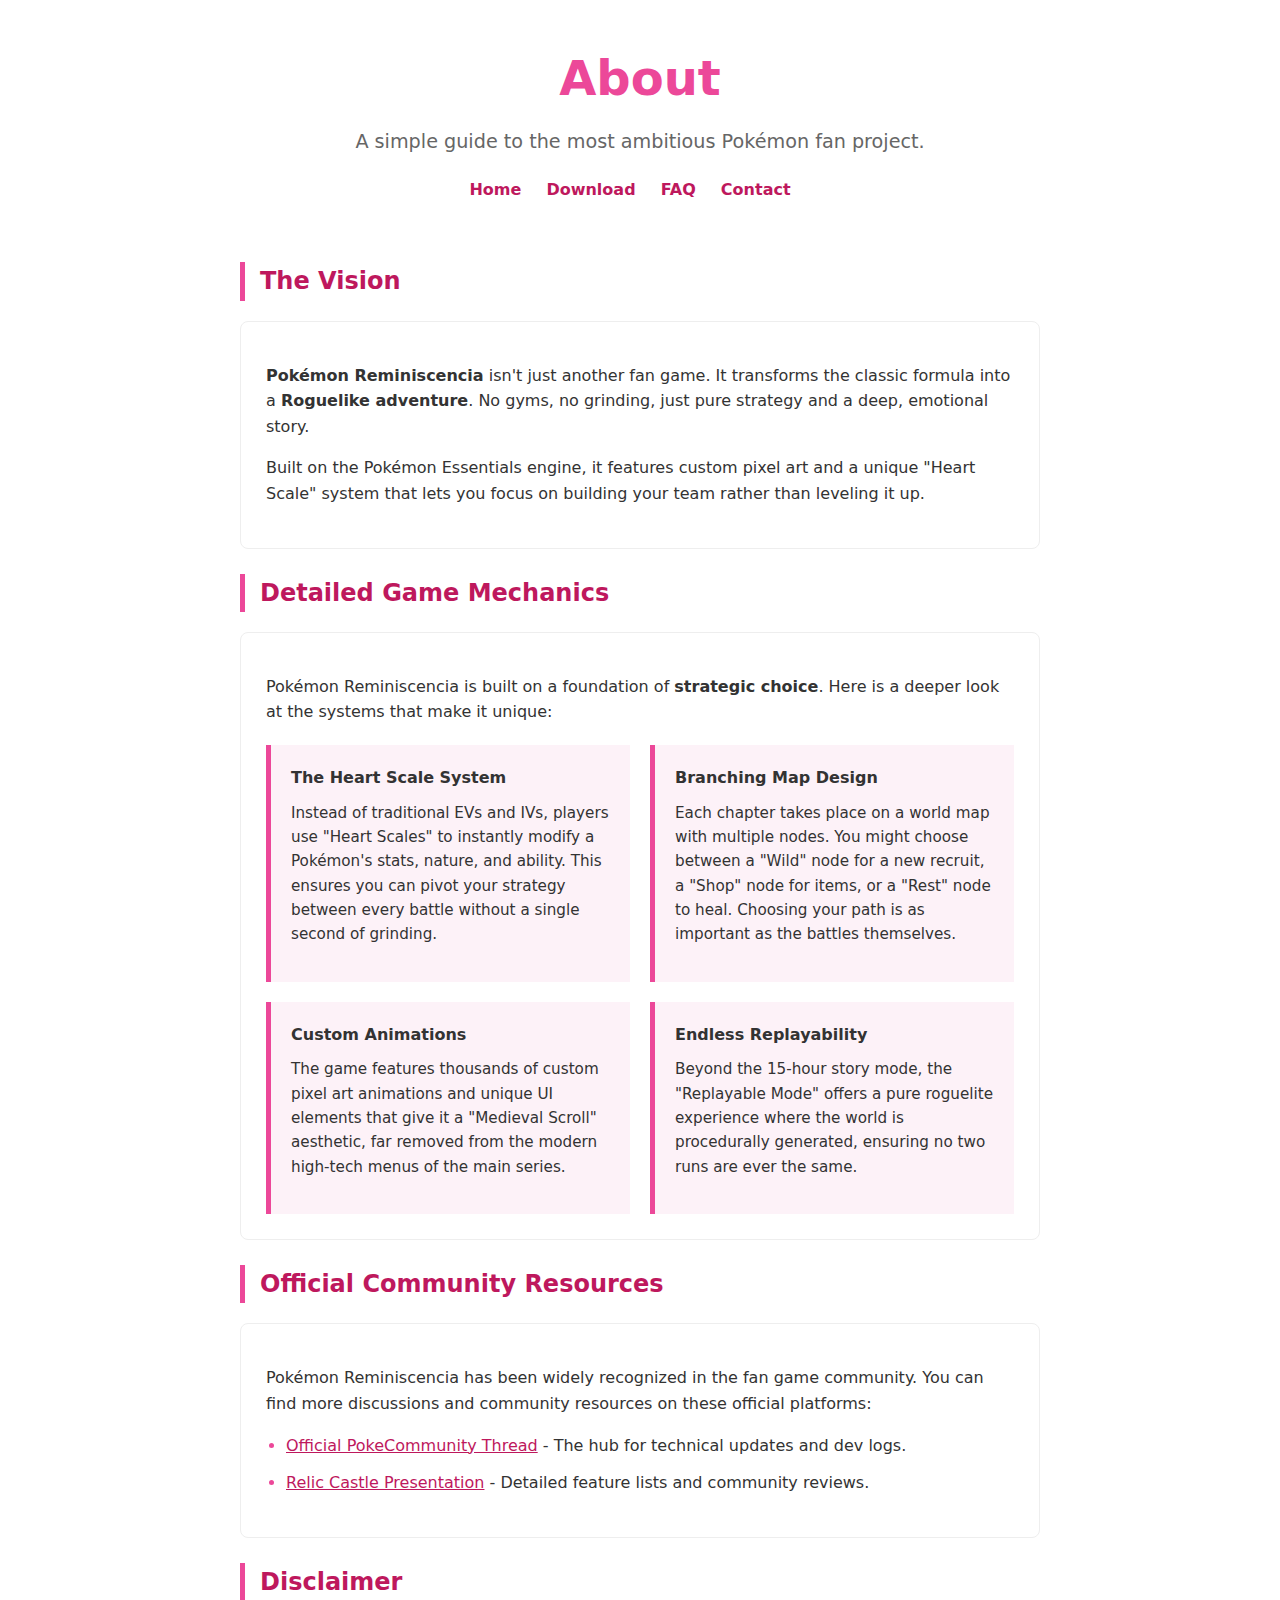
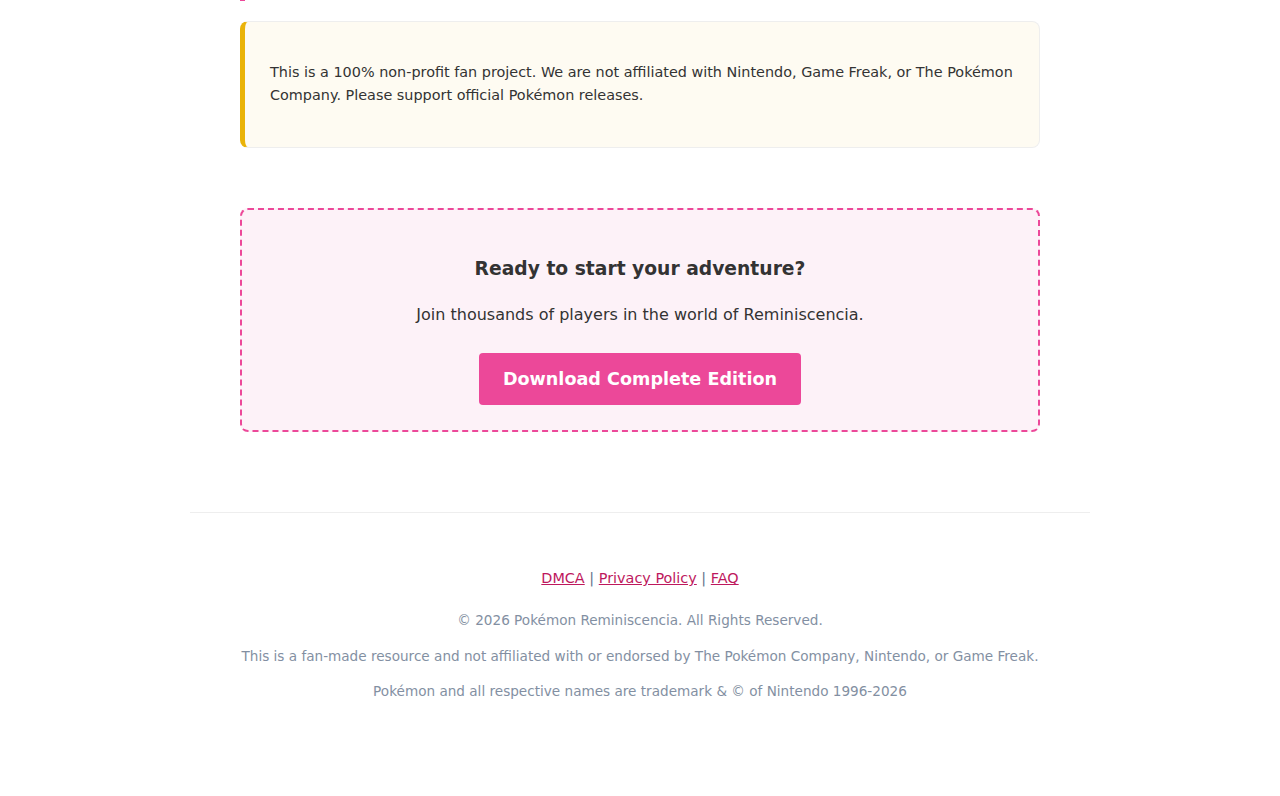
<file: about.html>
<!DOCTYPE html>
<html lang="en">

<head>
    <meta charset="UTF-8">
    <meta name="viewport" content="width=device-width, initial-scale=1.0">
    <title>About Pokémon Reminiscencia | The Roguelike Pokémon Project</title>
    <meta name="description" content="Discover Pokémon Reminiscencia: a story-driven roguelike Pokémon experience. No grinding, 15+ hours of story, and strategic gameplay.">
    
    <!-- Favicons -->
    <link rel="icon" type="image/svg+xml" href="favicon/favicon.svg">
    <link rel="icon" type="image/png" sizes="96x96" href="favicon/favicon-96x96.png">
    <link rel="shortcut icon" href="favicon/favicon.ico">
    <link rel="apple-touch-icon" sizes="180x180" href="favicon/apple-touch-icon.png">
    <link rel="manifest" href="favicon/site.webmanifest">

    <!-- Canonical & SEO -->
    <link rel="canonical" href="https://pokemonreminiscencia.site/about.html">
    <meta property="og:title" content="About Pokémon Reminiscencia | The Roguelike Pokémon Project">
    <meta property="og:description" content="A story-driven roguelike Pokémon experience. No grinding, 15+ hours of story, and strategic gameplay.">
    <meta property="og:url" content="https://pokemonreminiscencia.site/about.html">
    <meta property="og:type" content="article">

    <!-- Breadcrumb Structured Data -->
    <script type="application/ld+json">
    {
        "@context": "https://schema.org",
        "@type": "BreadcrumbList",
        "itemListElement": [{
            "@type": "ListItem",
            "position": 1,
            "name": "Home",
            "item": "https://pokemonreminiscencia.site/"
        },{
            "@type": "ListItem",
            "position": 2,
            "name": "About",
            "item": "https://pokemonreminiscencia.site/about.html"
        }]
    }
    </script>

    <link rel="stylesheet" href="assets/css/style.css">
</head>

<body>
    <header>
        <h1>About</h1>
        <p>A simple guide to the most ambitious Pokémon fan project.</p>
        <nav>
            <a href="./">Home</a>
            <a href="download.html">Download</a>
            <a href="faq.html">FAQ</a>
            <a href="contact.html">Contact</a>
        </nav>
    </header>

    <main style="max-width: 800px; margin: 0 auto;">
        <section id="vision">
            <h2>The Vision</h2>
            <div class="card">
                <p><strong>Pokémon Reminiscencia</strong> isn't just another fan game. It transforms the classic formula into a <strong>Roguelike adventure</strong>. No gyms, no grinding, just pure strategy and a deep, emotional story.</p>
                <p>Built on the Pokémon Essentials engine, it features custom pixel art and a unique "Heart Scale" system that lets you focus on building your team rather than leveling it up.</p>
            </div>
        </section>

        <section id="what-we-offer">
            <h2>Detailed Game Mechanics</h2>
            <div class="card">
                <p>Pokémon Reminiscencia is built on a foundation of <strong>strategic choice</strong>. Here is a deeper look at the systems that make it unique:</p>
                <div style="display: grid; grid-template-columns: repeat(auto-fit, minmax(280px, 1fr)); gap: 20px; margin-top: 20px;">
                    <div class="pink-card" style="padding: 20px;">
                        <strong>The Heart Scale System</strong>
                        <p style="font-size: 0.95em; margin-top: 10px;">Instead of traditional EVs and IVs, players use "Heart Scales" to instantly modify a Pokémon's stats, nature, and ability. This ensures you can pivot your strategy between every battle without a single second of grinding.</p>
                    </div>
                    <div class="pink-card" style="padding: 20px;">
                        <strong>Branching Map Design</strong>
                        <p style="font-size: 0.95em; margin-top: 10px;">Each chapter takes place on a world map with multiple nodes. You might choose between a "Wild" node for a new recruit, a "Shop" node for items, or a "Rest" node to heal. Choosing your path is as important as the battles themselves.</p>
                    </div>
                    <div class="pink-card" style="padding: 20px;">
                        <strong>Custom Animations</strong>
                        <p style="font-size: 0.95em; margin-top: 10px;">The game features thousands of custom pixel art animations and unique UI elements that give it a "Medieval Scroll" aesthetic, far removed from the modern high-tech menus of the main series.</p>
                    </div>
                    <div class="pink-card" style="padding: 20px;">
                        <strong>Endless Replayability</strong>
                        <p style="font-size: 0.95em; margin-top: 10px;">Beyond the 15-hour story mode, the "Replayable Mode" offers a pure roguelite experience where the world is procedurally generated, ensuring no two runs are ever the same.</p>
                    </div>
                </div>
            </div>
        </section>

        <section id="authority-links">
            <h2>Official Community Resources</h2>
            <div class="card">
                <p>Pokémon Reminiscencia has been widely recognized in the fan game community. You can find more discussions and community resources on these official platforms:</p>
                <ul style="margin-top: 15px;">
                    <li><a href="https://www.pokecommunity.com/threads/481923/" target="_blank" rel="noopener">Official PokeCommunity Thread</a> - The hub for technical updates and dev logs.</li>
                    <li><a href="https://reliccastle.com/threads/5614/" target="_blank" rel="noopener">Relic Castle Presentation</a> - Detailed feature lists and community reviews.</li>
                </ul>
            </div>
        </section>

        <section id="legal">
            <h2>Disclaimer</h2>
            <div class="card" style="border-left: 5px solid #eab308; background: rgba(234, 179, 8, 0.05);">
                <p style="font-size: 0.9em;">This is a 100% non-profit fan project. We are not affiliated with Nintendo, Game Freak, or The Pokémon Company. Please support official Pokémon releases.</p>
            </div>
        </section>

        <section id="cta" class="text-center" style="margin-top: 60px; margin-bottom: 20px;">
            <div class="card" style="background: var(--pink-light); border: 2px dashed var(--pink);">
                <h3>Ready to start your adventure?</h3>
                <p>Join thousands of players in the world of Reminiscencia.</p>
                <div style="margin-top: 25px;">
                    <a href="download.html" class="btn" style="font-size: 1.1rem;">Download Complete Edition</a>
                </div>
            </div>
        </section>
    </main>

    <footer>
        <p><a href="dmca.html">DMCA</a> | <a href="privacy.html">Privacy Policy</a> | <a href="faq.html">FAQ</a></p>
        <div style="margin-top: 20px; opacity: 0.8; font-size: 0.85rem; line-height: 1.6;">
            <p>© 2026 Pokémon Reminiscencia. All Rights Reserved.</p>
            <p>This is a fan-made resource and not affiliated with or endorsed by The Pokémon Company, Nintendo, or Game Freak.</p>
            <p>Pokémon and all respective names are trademark & © of Nintendo 1996-2026</p>
        </div>
    </footer>
</body>

</html>
</file>
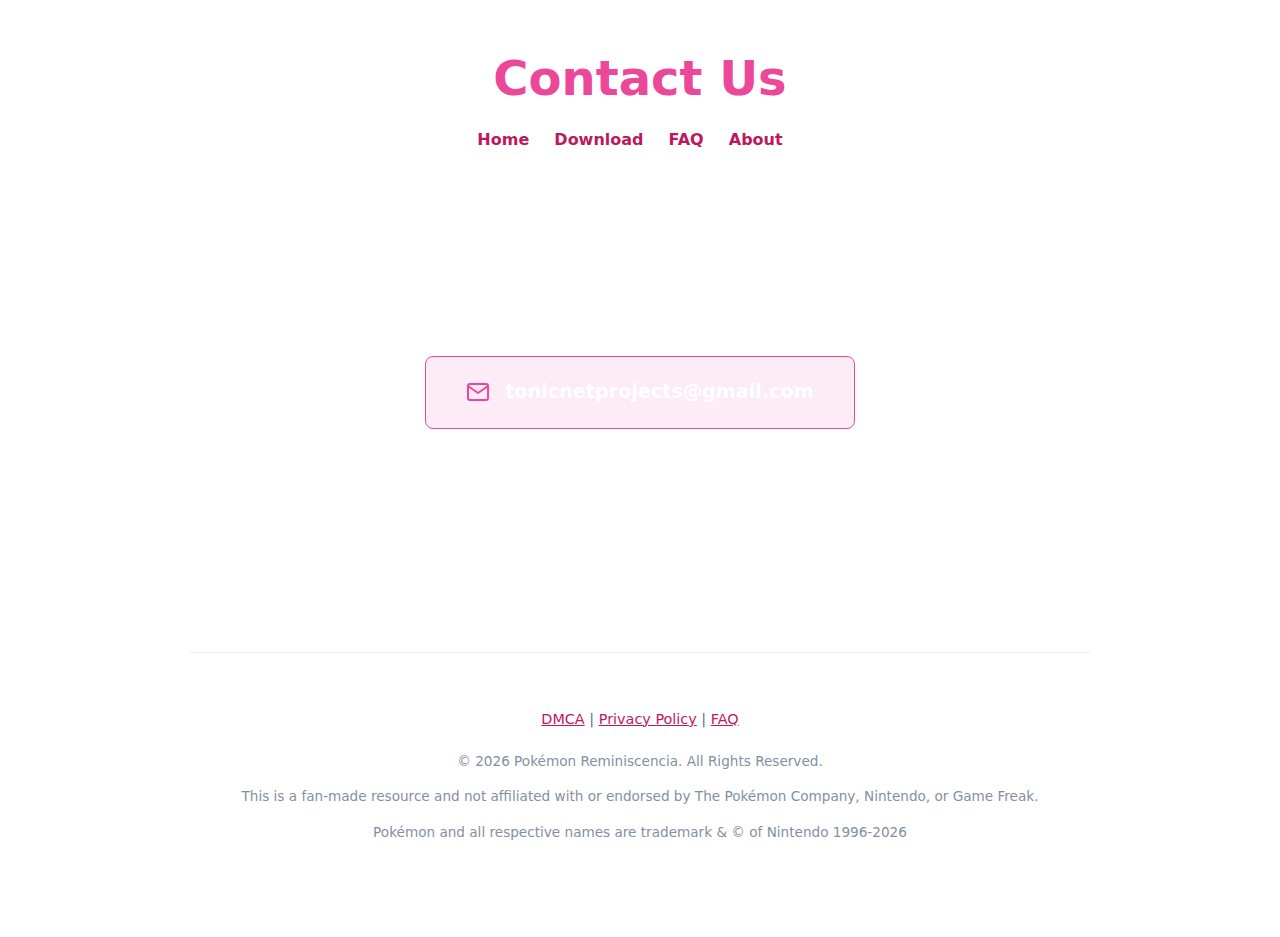
<file: contact.html>
<!DOCTYPE html>
<html lang="en">

<head>
    <meta charset="UTF-8">
    <meta name="viewport" content="width=device-width, initial-scale=1.0">
    <title>Contact Us - Pokémon Reminiscencia | Feedback & Support</title>
    <meta name="description"
        content="Get in touch with the Pokémon Reminiscencia support team for game feedback, bug reports, and general inquiries. We respond to all player emails within 48 hours.">

    <!-- Favicons -->
    <link rel="icon" type="image/svg+xml" href="favicon/favicon.svg">
    <link rel="icon" type="image/png" sizes="96x96" href="favicon/favicon-96x96.png">
    <link rel="shortcut icon" href="favicon/favicon.ico">
    <link rel="apple-touch-icon" sizes="180x180" href="favicon/apple-touch-icon.png">
    <link rel="manifest" href="favicon/site.webmanifest">

    <!-- Canonical & SEO -->
    <link rel="canonical" href="https://pokemonreminiscencia.site/contact.html">
    <meta property="og:title" content="Contact Us - Pokémon Reminiscencia | Feedback & Support">
    <meta property="og:description" content="Contact the Pokémon Reminiscencia team for feedback, support, or general inquiries.">
    <meta property="og:url" content="https://pokemonreminiscencia.site/contact.html">
    <meta property="og:type" content="website">

    <!-- Breadcrumb Structured Data -->
    <script type="application/ld+json">
    {
        "@context": "https://schema.org",
        "@type": "BreadcrumbList",
        "itemListElement": [{
            "@type": "ListItem",
            "position": 1,
            "name": "Home",
            "item": "https://pokemonreminiscencia.site/"
        },{
            "@type": "ListItem",
            "position": 2,
            "name": "Contact",
            "item": "https://pokemonreminiscencia.site/contact.html"
        }]
    }
    </script>

    <link rel="stylesheet" href="assets/css/style.css">
</head>

<body>
    <header>
        <h1>Contact Us</h1>
        <nav>
            <a href="./">Home</a>
            <a href="download.html">Download</a>
            <a href="faq.html">FAQ</a>
            <a href="about.html">About</a>
        </nav>
    </header>

    <main
        style="display: flex; flex-direction: column; align-items: center; justify-content: center; min-height: 40vh;">
        <div style="text-align: center; width: 100%; max-width: 600px;">
            <a href="mailto:tonicnetprojects@gmail.com" class="btn"
                style="display: inline-flex; align-items: center; gap: 15px; padding: 20px 40px; font-size: 1.2rem; background: rgba(236, 72, 153, 0.1); border: 1px solid var(--pink); border-radius: 8px; color: #fff; text-decoration: none; transition: all 0.3s ease;">
                <svg xmlns="http://www.w3.org/2000/svg" width="24" height="24" viewBox="0 0 24 24" fill="none"
                    stroke="currentColor" stroke-width="2" stroke-linecap="round" stroke-linejoin="round"
                    style="color: var(--pink);">
                    <path d="M4 4h16c1.1 0 2 .9 2 2v12c0 1.1-.9 2-2 2H4c-1.1 0-2-.9-2-2V6c0-1.1.9-2 2-2z"></path>
                    <polyline points="22,6 12,13 2,6"></polyline>
                </svg>
                <span>tonicnetprojects@gmail.com</span>
            </a>
        </div>
    </main>

    <footer>
        <p><a href="dmca.html">DMCA</a> | <a href="privacy.html">Privacy Policy</a> | <a href="faq.html">FAQ</a></p>
        <div style="margin-top: 20px; opacity: 0.8; font-size: 0.85rem; line-height: 1.6;">
            <p>© 2026 Pokémon Reminiscencia. All Rights Reserved.</p>
            <p>This is a fan-made resource and not affiliated with or endorsed by The Pokémon Company, Nintendo, or Game
                Freak.</p>
            <p>Pokémon and all respective names are trademark & © of Nintendo 1996-2026</p>
        </div>
    </footer>
</body>

</html>
</file>
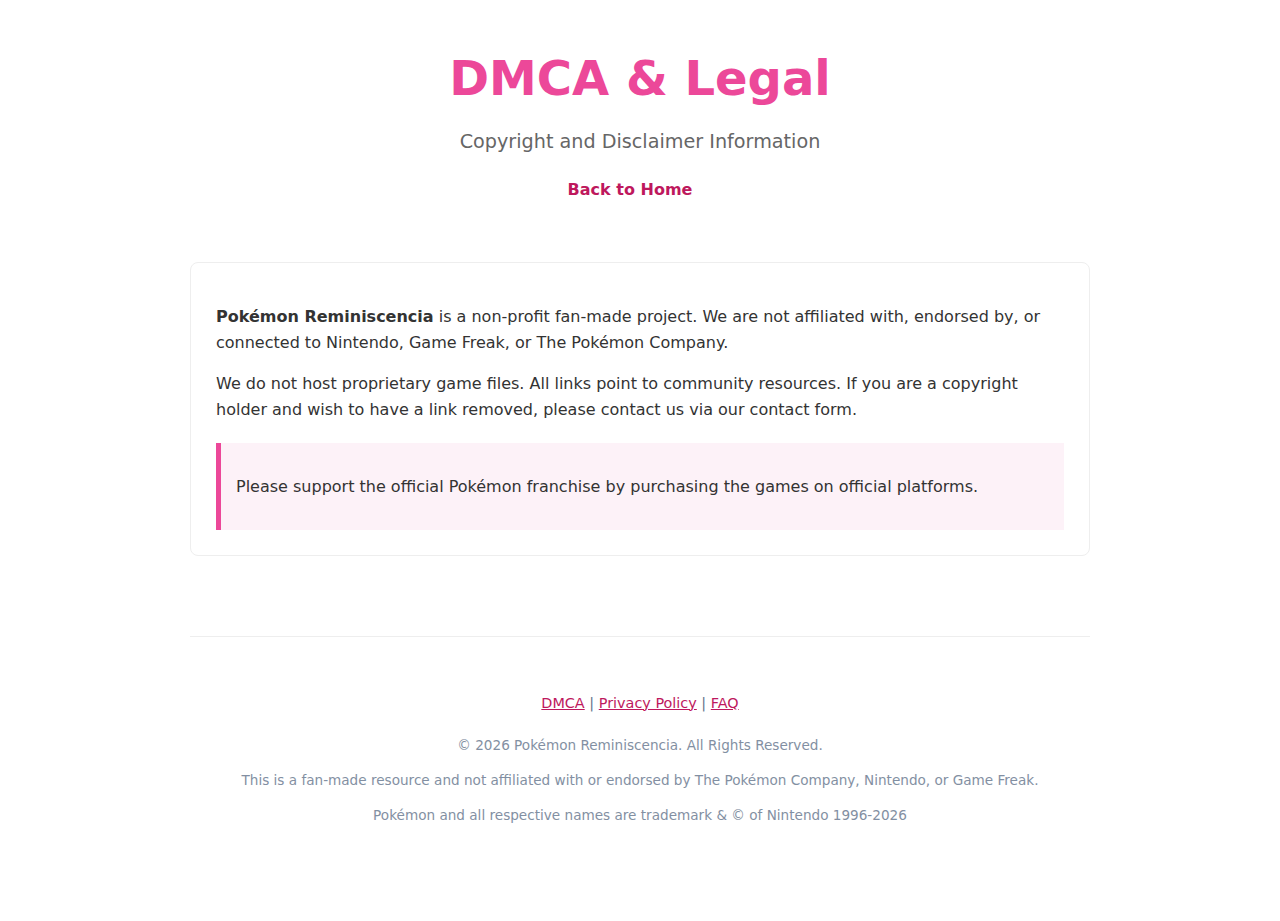
<file: dmca.html>
<!DOCTYPE html>
<html lang="en">

<head>
    <meta charset="UTF-8">
    <meta name="viewport" content="width=device-width, initial-scale=1.0">
    <title>DMCA & Legal - Pokémon Reminiscencia</title>
    <!-- Favicons -->
    <link rel="icon" type="image/svg+xml" href="favicon/favicon.svg">
    <link rel="icon" type="image/png" sizes="96x96" href="favicon/favicon-96x96.png">
    <link rel="shortcut icon" href="favicon/favicon.ico">
    <link rel="apple-touch-icon" sizes="180x180" href="favicon/apple-touch-icon.png">
    <link rel="manifest" href="favicon/site.webmanifest">
    <link rel="canonical" href="https://pokemonreminiscencia.site/dmca.html">
    <meta name="robots" content="noindex, follow">

    <link rel="stylesheet" href="assets/css/style.css">
</head>

<body>
    <header>
        <h1>DMCA & Legal</h1>
        <p>Copyright and Disclaimer Information</p>
        <nav><a href="index.html">Back to Home</a></nav>
    </header>

    <main>
        <section class="card">
            <p><strong>Pokémon Reminiscencia</strong> is a non-profit fan-made project. We are not affiliated with,
                endorsed by, or connected to Nintendo, Game Freak, or The Pokémon Company.</p>
            <p>We do not host proprietary game files. All links point to community resources. If you are a copyright
                holder and wish to have a link removed, please contact us via our contact form.</p>
            <div class="pink-card" style="padding: 15px; margin-top: 20px;">
                <p>Please support the official Pokémon franchise by purchasing the games on official platforms.</p>
            </div>
        </section>
    </main>

    <footer>
        <p><a href="dmca.html">DMCA</a> | <a href="privacy.html">Privacy Policy</a> | <a href="faq.html">FAQ</a></p>
        <div style="margin-top: 20px; opacity: 0.8; font-size: 0.85rem; line-height: 1.6;">
            <p>© 2026 Pokémon Reminiscencia. All Rights Reserved.</p>
            <p>This is a fan-made resource and not affiliated with or endorsed by The Pokémon Company, Nintendo, or Game
                Freak.</p>
            <p>Pokémon and all respective names are trademark & © of Nintendo 1996-2026</p>
        </div>
    </footer>
</body>

</html>
</file>
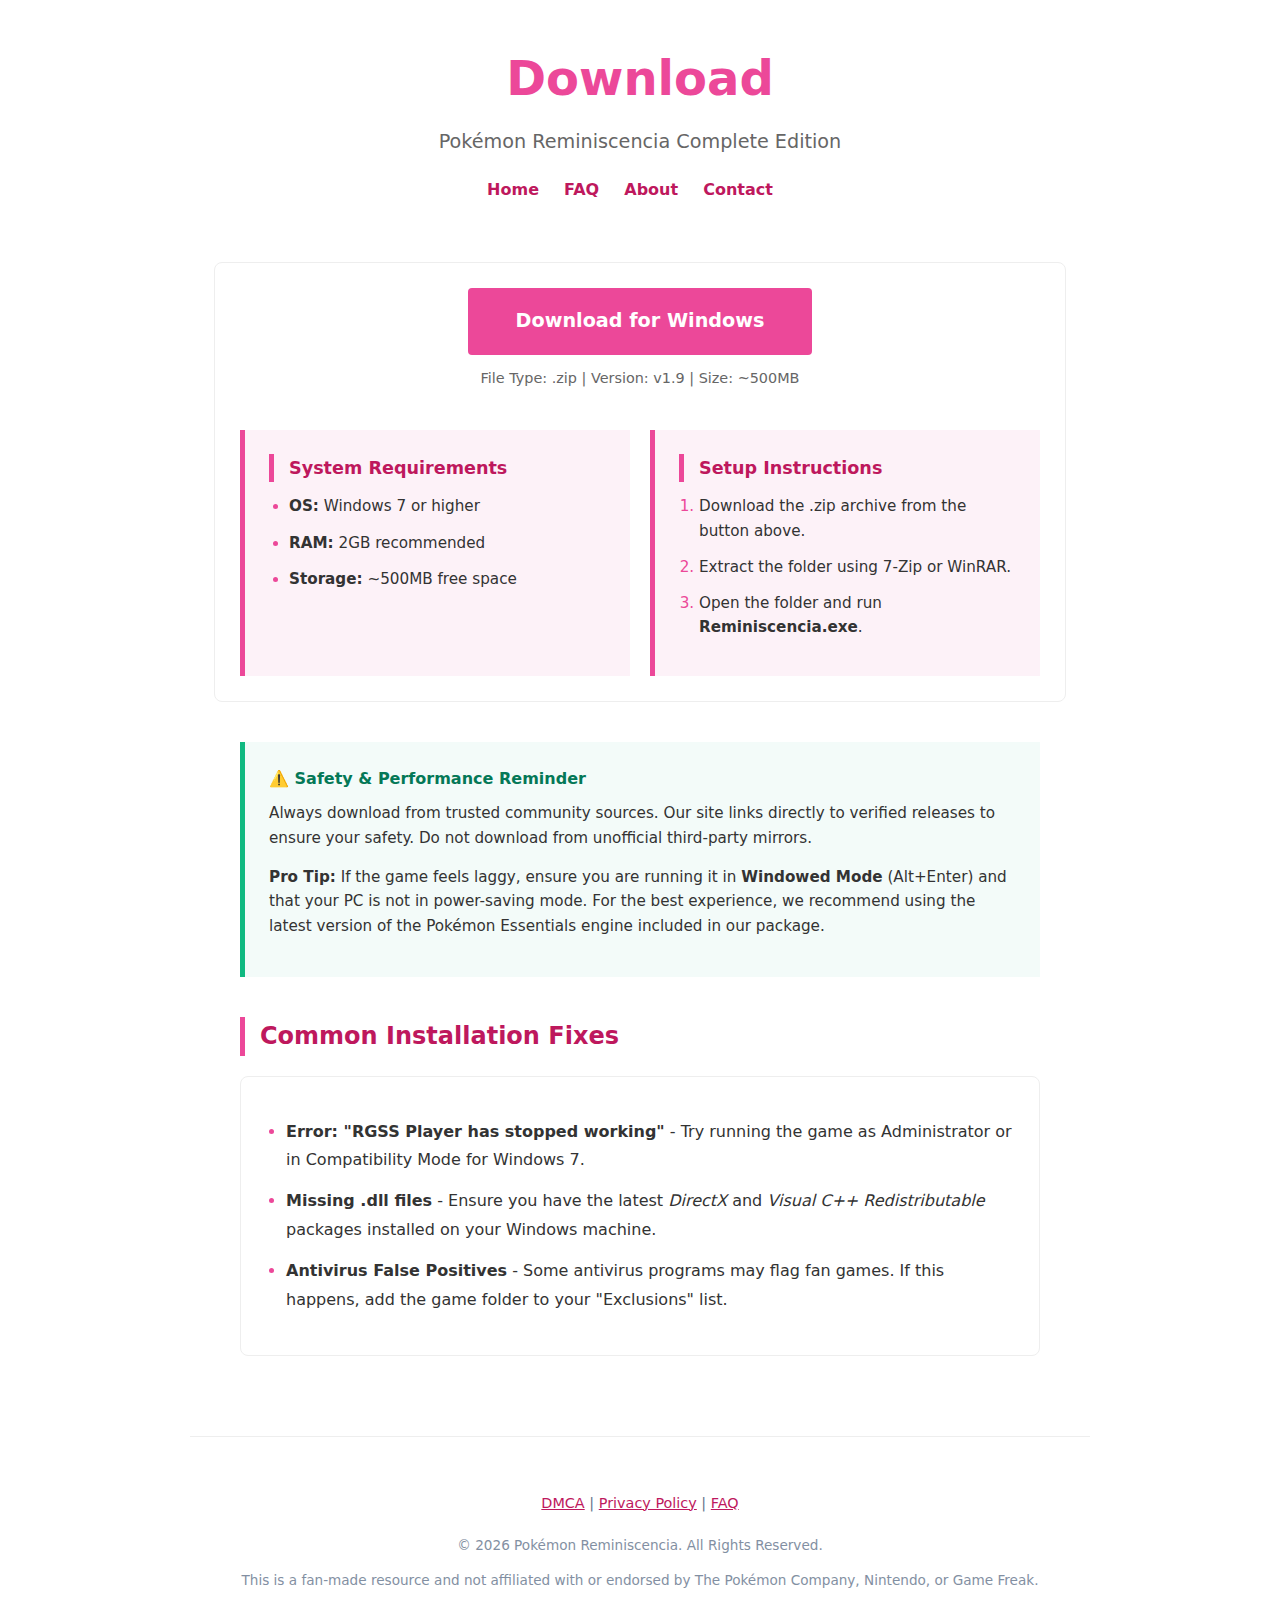
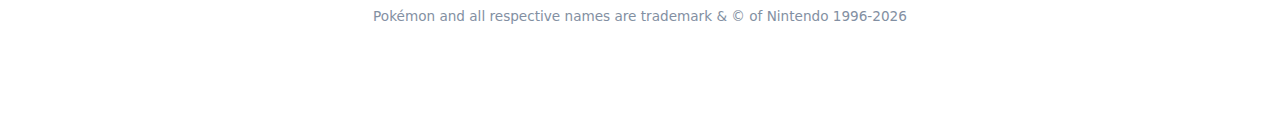
<file: download.html>
<!DOCTYPE html>
<html lang="en">

<head>
    <meta charset="UTF-8">
    <meta name="viewport" content="width=device-width, initial-scale=1.0">
    <title>Download Pokémon Reminiscencia | PC (Windows) Complete Edition</title>
    <meta name="description"
        content="Download Pokémon Reminiscencia Complete Edition for PC. Secure, verified download link for the celebrated story-driven roguelike Pokémon fan game.">

    <!-- Favicons -->
    <link rel="icon" type="image/svg+xml" href="favicon/favicon.svg">
    <link rel="icon" type="image/png" sizes="96x96" href="favicon/favicon-96x96.png">
    <link rel="shortcut icon" href="favicon/favicon.ico">
    <link rel="apple-touch-icon" sizes="180x180" href="favicon/apple-touch-icon.png">
    <link rel="manifest" href="favicon/site.webmanifest">

    <!-- Canonical & SEO -->
    <link rel="canonical" href="https://pokemonreminiscencia.site/download.html">
    <meta property="og:title" content="Download Pokémon Reminiscencia | PC (Windows) Complete Edition">
    <meta property="og:description"
        content="Get the official English Complete Edition of Pokémon Reminiscencia. Fast, secure download with full system requirements and setup guide.">
    <meta property="og:url" content="https://pokemonreminiscencia.site/download.html">
    <meta property="og:type" content="website">

    <!-- Breadcrumb Structured Data -->
    <script type="application/ld+json">
    {
        "@context": "https://schema.org",
        "@type": "BreadcrumbList",
        "itemListElement": [{
            "@type": "ListItem",
            "position": 1,
            "name": "Home",
            "item": "https://pokemonreminiscencia.site/"
        },{
            "@type": "ListItem",
            "position": 2,
            "name": "Download",
            "item": "https://pokemonreminiscencia.site/download.html"
        }]
    }
    </script>

    <link rel="stylesheet" href="assets/css/style.css">
</head>

<body>
    <header>
        <h1>Download</h1>
        <p>Pokémon Reminiscencia Complete Edition</p>
        <nav>
            <a href="./">Home</a>
            <a href="faq.html">FAQ</a>
            <a href="about.html">About</a>
            <a href="contact.html">Contact</a>
        </nav>
    </header>

    <main>
        <div class="card" style="max-width: 800px; margin: 0 auto;">
            <!-- Main Download Action -->
            <section id="pc-version" class="text-center" style="margin-bottom: 40px;">
                <a href="#" class="btn" style="font-size: 1.2rem; padding: 18px 48px;">Download for Windows</a>
                <p style="margin-top: 12px; font-size: 0.9em; color: #666;">File Type: .zip | Version: v1.9 | Size:
                    ~500MB</p>
            </section>

            <div
                style="display: grid; grid-template-columns: repeat(auto-fit, minmax(300px, 1fr)); gap: 20px; align-items: stretch;">
                <!-- System Requirements -->
                <div class="pink-card" style="padding: 24px; display: flex; flex-direction: column;">
                    <h2 style="font-size: 1.1rem; margin-top: 0; margin-bottom: 12px; color: var(--pink-dark);">System
                        Requirements</h2>
                    <ul style="font-size: 0.95em; flex: 1; margin: 0; padding-left: 20px;">
                        <li><strong>OS:</strong> Windows 7 or higher</li>
                        <li><strong>RAM:</strong> 2GB recommended</li>
                        <li><strong>Storage:</strong> ~500MB free space</li>
                    </ul>
                </div>

                <!-- Setup Instructions -->
                <div class="pink-card" style="padding: 24px; display: flex; flex-direction: column;">
                    <h2 style="font-size: 1.1rem; margin-top: 0; margin-bottom: 12px; color: var(--pink-dark);">Setup
                        Instructions</h2>
                    <ol style="padding-left: 20px; font-size: 0.95em; flex: 1; margin: 0;">
                        <li>Download the .zip archive from the button above.</li>
                        <li>Extract the folder using 7-Zip or WinRAR.</li>
                        <li>Open the folder and run <strong>Reminiscencia.exe</strong>.</li>
                    </ol>
                </div>
            </div>
        </div>

        <section id="security-note" style="margin-top: 40px; max-width: 800px; margin-left: auto; margin-right: auto;">
            <div class="pink-card"
                style="padding: 24px; border-left: 5px solid #10b981; background: rgba(16, 185, 129, 0.05);">
                <strong style="color: #047857;">⚠️ Safety & Performance Reminder</strong>
                <p style="margin-top: 10px; font-size: 0.95em; line-height: 1.6;">Always download from trusted community
                    sources. Our site links directly to verified releases to ensure your safety. Do not download from
                    unofficial third-party mirrors.</p>
                <p style="margin-top: 10px; font-size: 0.95em;"><strong>Pro Tip:</strong> If the game feels laggy,
                    ensure you are running it in <strong>Windowed Mode</strong> (Alt+Enter) and that your PC is not in
                    power-saving mode. For the best experience, we recommend using the latest version of the Pokémon
                    Essentials engine included in our package.</p>
            </div>
        </section>

        <section id="troubleshooting"
            style="margin-top: 40px; max-width: 800px; margin-left: auto; margin-right: auto;">
            <h2>Common Installation Fixes</h2>
            <div class="card">
                <ul style="line-height: 1.8;">
                    <li><strong>Error: "RGSS Player has stopped working"</strong> - Try running the game as
                        Administrator or in Compatibility Mode for Windows 7.</li>
                    <li><strong>Missing .dll files</strong> - Ensure you have the latest <em>DirectX</em> and <em>Visual
                            C++ Redistributable</em> packages installed on your Windows machine.</li>
                    <li><strong>Antivirus False Positives</strong> - Some antivirus programs may flag fan games. If this
                        happens, add the game folder to your "Exclusions" list.</li>
                </ul>
            </div>
        </section>
    </main>

    <footer>
        <p><a href="dmca.html">DMCA</a> | <a href="privacy.html">Privacy Policy</a> | <a href="faq.html">FAQ</a></p>
        <div style="margin-top: 20px; opacity: 0.8; font-size: 0.85rem; line-height: 1.6;">
            <p>© 2026 Pokémon Reminiscencia. All Rights Reserved.</p>
            <p>This is a fan-made resource and not affiliated with or endorsed by The Pokémon Company, Nintendo, or Game
                Freak.</p>
            <p>Pokémon and all respective names are trademark & © of Nintendo 1996-2026</p>
        </div>
    </footer>
</body>

</html>
</file>
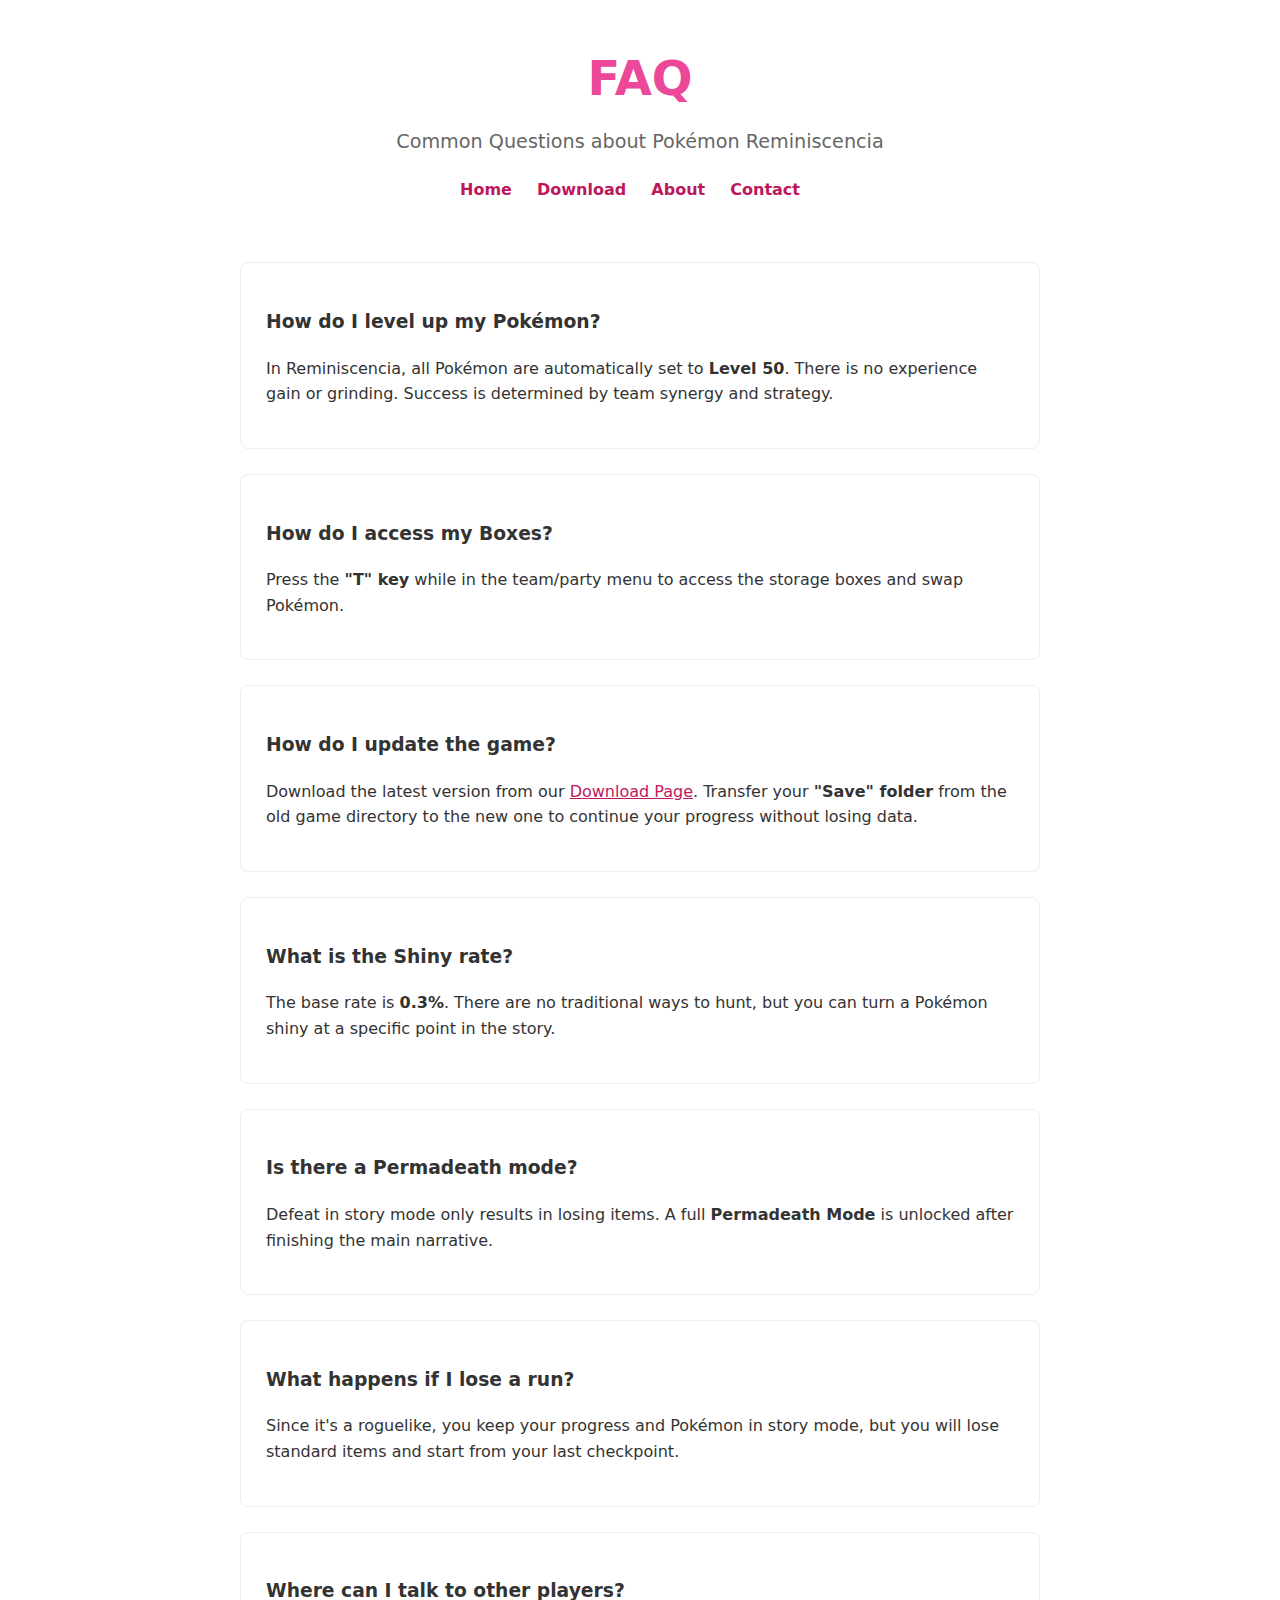
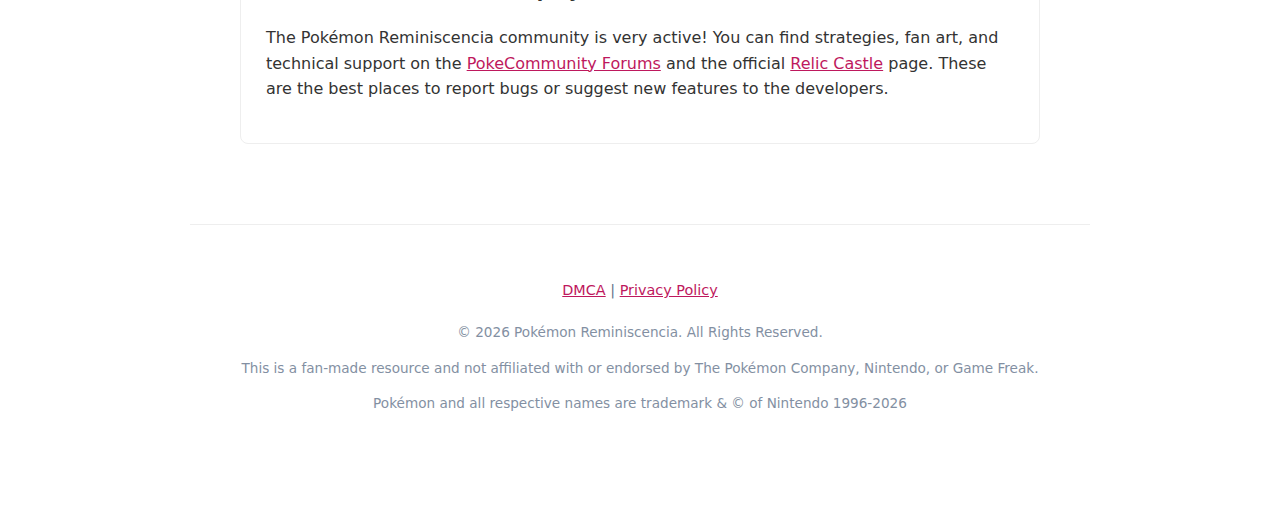
<file: faq.html>
<!DOCTYPE html>
<html lang="en">

<head>
  <meta charset="UTF-8">
  <meta name="viewport" content="width=device-width, initial-scale=1.0">
  <title>FAQ - Pokémon Reminiscencia | Gameplay & Technical Questions</title>
  <meta name="description"
    content="Answers to common questions about Pokémon Reminiscencia gameplay, controls, updating, and technical requirements.">

  <!-- Favicons -->
  <link rel="icon" type="image/svg+xml" href="favicon/favicon.svg">
  <link rel="icon" type="image/png" sizes="96x96" href="favicon/favicon-96x96.png">
  <link rel="shortcut icon" href="favicon/favicon.ico">
  <link rel="apple-touch-icon" sizes="180x180" href="favicon/apple-touch-icon.png">
  <link rel="manifest" href="favicon/site.webmanifest">

  <!-- Canonical & SEO -->
  <link rel="canonical" href="https://pokemonreminiscencia.site/faq.html">
  <meta property="og:title" content="FAQ - Pokémon Reminiscencia | Gameplay & Technical Questions">
  <meta property="og:description"
    content="Answers to common questions about Pokémon Reminiscencia gameplay, controls, and technical requirements.">
  <meta property="og:url" content="https://pokemonreminiscencia.site/faq.html">
  <meta property="og:type" content="article">

  <!-- Breadcrumb Structured Data -->
  <script type="application/ld+json">
    {
        "@context": "https://schema.org",
        "@type": "BreadcrumbList",
        "itemListElement": [{
            "@type": "ListItem",
            "position": 1,
            "name": "Home",
            "item": "https://pokemonreminiscencia.site/"
        },{
            "@type": "ListItem",
            "position": 2,
            "name": "FAQ",
            "item": "https://pokemonreminiscencia.site/faq.html"
        }]
    }
    </script>

  <link rel="stylesheet" href="assets/css/style.css">

  <!-- FAQ Schema for Google Rich Results -->
  <script type="application/ld+json">
    {
      "@context": "https://schema.org",
      "@type": "FAQPage",
      "mainEntity": [{
        "@type": "Question",
        "name": "How do I level up my Pokémon in Reminiscencia?",
        "acceptedAnswer": {
          "@type": "Answer",
          "text": "In Reminiscencia, all Pokémon are automatically set to Level 50. There is no traditional experience gain or grinding; success is determined by team synergy and strategic play."
        }
      }, {
        "@type": "Question",
        "name": "How do I access the PC storage boxes?",
        "acceptedAnswer": {
          "@type": "Answer",
          "text": "You can access your storage boxes by pressing the \"T\" key while inside the team/party menu. This allows you to swap Pokémon and manage your squad on the fly."
        }
      }, {
        "@type": "Question",
        "name": "How do I update to a newer version of the game?",
        "acceptedAnswer": {
          "@type": "Answer",
          "text": "To update, download the latest version. On Windows, move your 'Save' folder from the old game directory to the new version's folder. On Android, replace the existing game files with the new ones."
        }
      }, {
        "@type": "Question",
        "name": "What is the Shiny Pokémon rate?",
        "acceptedAnswer": {
          "@type": "Answer",
          "text": "The base shiny rate is 0.3%. While there are no traditional hunting methods, you will encounter a specific story event that allows you to turn a Pokémon shiny."
        }
      }, {
        "@type": "Question",
        "name": "What happens if I lose a run?",
        "acceptedAnswer": {
          "@type": "Answer",
          "text": "Reminiscencia is a roguelike. In Story Mode, losing a run means you lose your standard items and return to your last checkpoint, but you retain your Pokémon and story progress."
        }
      }]
    }
    </script>
</head>

<body>
  <header>
    <h1>FAQ</h1>
    <p>Common Questions about Pokémon Reminiscencia</p>
    <nav>
      <a href="./">Home</a>
      <a href="download.html">Download</a>
      <a href="about.html">About</a>
      <a href="contact.html">Contact</a>
    </nav>
  </header>

  <main style="max-width: 800px; margin: 0 auto;">
    <section id="gameplay-faq">
      <div class="card">
        <h3>How do I level up my Pokémon?</h3>
        <p>In Reminiscencia, all Pokémon are automatically set to <strong>Level 50</strong>. There is no
          experience gain or grinding. Success is determined by team synergy and strategy.</p>
      </div>

      <div class="card">
        <h3>How do I access my Boxes?</h3>
        <p>Press the <strong>"T" key</strong> while in the team/party menu to access the storage boxes and swap
          Pokémon.</p>
      </div>

      <div class="card">
        <h3>How do I update the game?</h3>
        <p>Download the latest version from our <a href="download.html">Download Page</a>. Transfer your <strong>"Save"
            folder</strong> from the old game directory to the new one to continue your progress without losing data.
        </p>
      </div>

      <div class="card">
        <h3>What is the Shiny rate?</h3>
        <p>The base rate is <strong>0.3%</strong>. There are no traditional ways to hunt, but you can turn a
          Pokémon shiny at a specific point in the story.</p>
      </div>

      <div class="card">
        <h3>Is there a Permadeath mode?</h3>
        <p>Defeat in story mode only results in losing items. A full <strong>Permadeath Mode</strong> is
          unlocked after finishing the main narrative.</p>
      </div>

      <div class="card">
        <h3>What happens if I lose a run?</h3>
        <p>Since it's a roguelike, you keep your progress and Pokémon in story mode, but you will lose standard
          items and start from your last checkpoint.</p>
      </div>
      <div class="card">
        <h3>Where can I talk to other players?</h3>
        <p>The Pokémon Reminiscencia community is very active! You can find strategies, fan art, and technical support
          on the <a href="https://www.pokecommunity.com/threads/481923/" target="_blank" rel="noopener">PokeCommunity
            Forums</a> and the official <a href="https://reliccastle.com/threads/5614/" target="_blank"
            rel="noopener">Relic Castle</a> page. These are the best places to report bugs or suggest new features to
          the developers.</p>
      </div>
    </section>
  </main>

  <footer>
    <p><a href="dmca.html">DMCA</a> | <a href="privacy.html">Privacy Policy</a></p>
    <div style="margin-top: 20px; opacity: 0.8; font-size: 0.85rem; line-height: 1.6;">
      <p>© 2026 Pokémon Reminiscencia. All Rights Reserved.</p>
      <p>This is a fan-made resource and not affiliated with or endorsed by The Pokémon Company, Nintendo, or Game
        Freak.</p>
      <p>Pokémon and all respective names are trademark & © of Nintendo 1996-2026</p>
    </div>
  </footer>
</body>

</html>
</file>
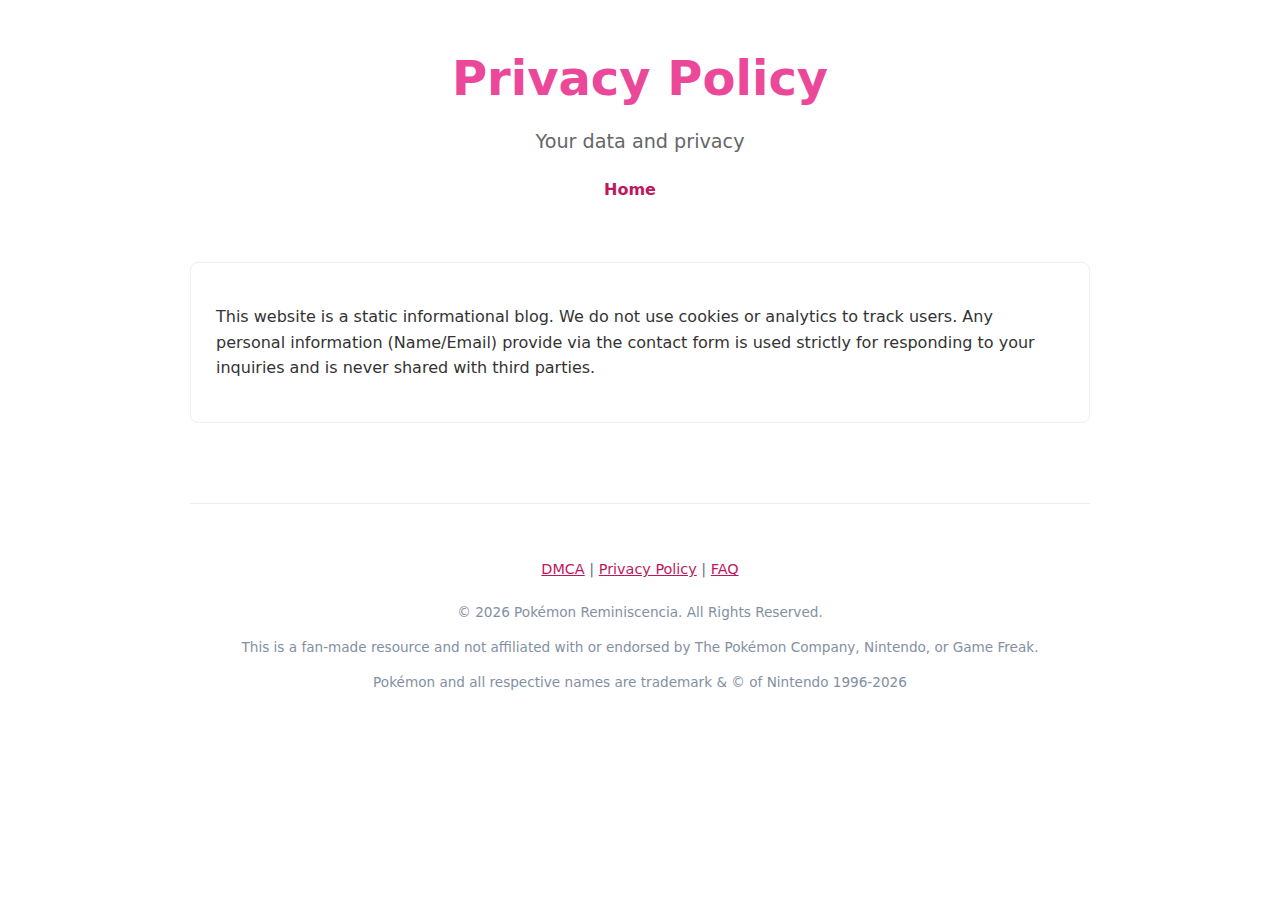
<file: privacy.html>
<!DOCTYPE html>
<html lang="en">

<head>
    <meta charset="UTF-8">
    <meta name="viewport" content="width=device-width, initial-scale=1.0">
    <title>Privacy Policy - Pokémon Reminiscencia</title>
    <!-- Favicons -->
    <link rel="icon" type="image/svg+xml" href="favicon/favicon.svg">
    <link rel="icon" type="image/png" sizes="96x96" href="favicon/favicon-96x96.png">
    <link rel="shortcut icon" href="favicon/favicon.ico">
    <link rel="apple-touch-icon" sizes="180x180" href="favicon/apple-touch-icon.png">
    <link rel="manifest" href="favicon/site.webmanifest">
    <link rel="canonical" href="https://pokemonreminiscencia.site/privacy.html">
    <meta name="robots" content="noindex, follow">

    <link rel="stylesheet" href="assets/css/style.css">
</head>

<body>
    <header>
        <h1>Privacy Policy</h1>
        <p>Your data and privacy</p>
        <nav><a href="index.html">Home</a></nav>
    </header>

    <main>
        <section class="card">
            <p>This website is a static informational blog. We do not use cookies or analytics to track users. Any
                personal information (Name/Email) provide via the contact form is used strictly for responding to your
                inquiries and is never shared with third parties.</p>
        </section>
    </main>

    <footer>
        <p><a href="dmca.html">DMCA</a> | <a href="privacy.html">Privacy Policy</a> | <a href="faq.html">FAQ</a></p>
        <div style="margin-top: 20px; opacity: 0.8; font-size: 0.85rem; line-height: 1.6;">
            <p>© 2026 Pokémon Reminiscencia. All Rights Reserved.</p>
            <p>This is a fan-made resource and not affiliated with or endorsed by The Pokémon Company, Nintendo, or Game
                Freak.</p>
            <p>Pokémon and all respective names are trademark & © of Nintendo 1996-2026</p>
        </div>
    </footer>
</body>

</html>
</file>
<file: assets/css/style.css>
/* Simple Pink Theme for Pokemon Reminiscencia */
:root {
    --pink: #ec4899;
    --pink-dark: #be185d;
    --pink-light: #fdf2f8;
    --text: #333;
    --bg: #fff;
    --border: #eee;
}

body {
    font-family: system-ui, -apple-system, sans-serif;
    line-height: 1.6;
    max-width: 900px;
    margin: 40px auto;
    padding: 0 20px;
    color: var(--text);
    background: var(--bg);
}

header {
    text-align: center;
    margin-bottom: 60px;
}

h1 {
    color: var(--pink);
    font-size: 3rem;
    margin-bottom: 10px;
    border: none;
    padding: 0;
}

header p {
    font-size: 1.2rem;
    color: #666;
    margin-top: 0;
}

@media (prefers-color-scheme: dark) {
    header p {
        color: #aaa;
    }
}

h2 {
    color: var(--pink-dark);
    border-left: 5px solid var(--pink);
    padding-left: 15px;
}

h2.text-center {
    border-left: none;
    padding-left: 0;
}

a {
    color: var(--pink-dark);
    text-decoration: underline;
}

a:hover {
    color: var(--pink);
    text-decoration: none;
}

nav a {
    margin-right: 20px;
    font-weight: bold;
    text-decoration: none;
}

nav a:hover {
    border-bottom: 2px solid var(--pink);
}

.stats {
    background: var(--pink-light);
    padding: 30px;
    border: 1px solid var(--pink);
    display: grid;
    grid-template-columns: repeat(auto-fit, minmax(150px, 1fr));
    gap: 20px;
    border-radius: 8px;
    margin: 30px 0;
}

.stat-box {
    text-align: center;
}

.stat-box strong {
    color: var(--pink-dark);
}

.card {
    border: 1px solid var(--border);
    padding: 25px;
    margin-bottom: 25px;
    border-radius: 8px;
}

.pink-card {
    background: var(--pink-light);
    border-left: 5px solid var(--pink);
}

button,
.btn {
    background: var(--pink);
    color: #fff;
    padding: 12px 24px;
    border: none;
    border-radius: 4px;
    cursor: pointer;
    text-decoration: none;
    display: inline-block;
    font-weight: bold;
}

button:hover,
.btn:hover {
    background: var(--pink-dark);
}

ul {
    padding-left: 20px;
}

li {
    margin-bottom: 12px;
}

li::marker {
    color: var(--pink);
}

.text-center {
    text-align: center;
}

footer {
    margin-top: 80px;
    padding: 40px 20px;
    border-top: 1px solid var(--border);
    text-align: center;
    color: #64748b;
    font-size: 0.9rem;
}

@media (max-width: 600px) {
    body {
        margin: 20px auto;
        padding: 0 15px;
    }

    h1 {
        font-size: 2.2rem;
    }

    header {
        margin-bottom: 40px;
    }

    nav a {
        display: inline-block;
        margin: 5px 10px;
    }
}

@media (prefers-color-scheme: dark) {
    :root {
        --text: #e2e8f0;
        --bg: #0f172a; /* Slate-dark background */
        --border: #334155;
        --pink-light: rgba(236, 72, 153, 0.1);
    }

    h1,
    h2,
    h3 {
        color: #fff;
    }
}
</file>
